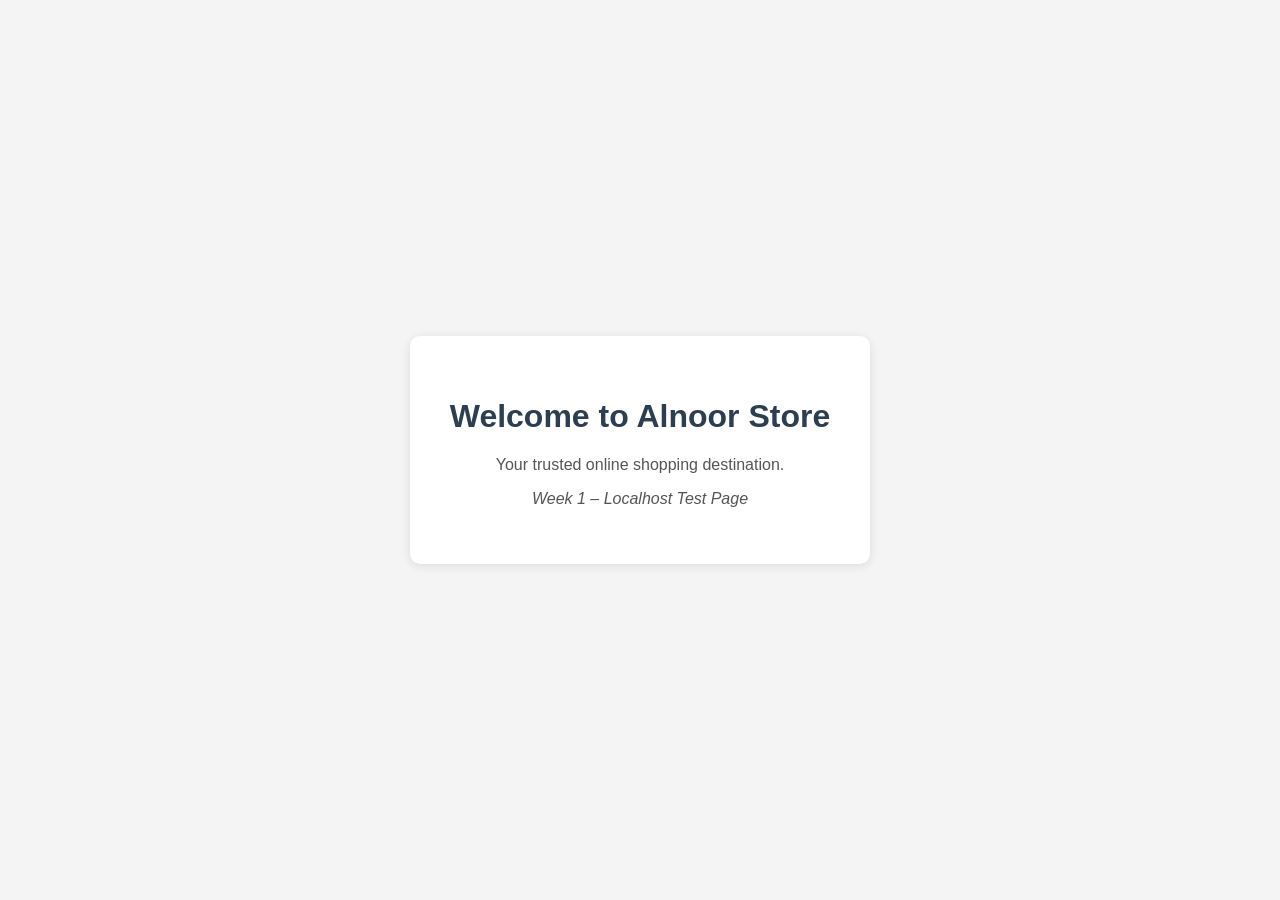
<file: Week1/index.html>
<!DOCTYPE html>
<html lang="en">
<head>
    <meta charset="UTF-8">
    <meta name="viewport" content="width=device-width, initial-scale=1.0">
    <title>Alnoor Store</title>
    <style>
        body {
            font-family: Arial, sans-serif;
            display: flex;
            justify-content: center;
            align-items: center;
            height: 100vh;
            margin: 0;
            background-color: #f4f4f4;
        }
        .container {
            text-align: center;
            background: white;
            padding: 40px;
            border-radius: 10px;
            box-shadow: 0 2px 10px rgba(0,0,0,0.1);
        }
        h1 { color: #2c3e50; }
        p { color: #555; }
    </style>
</head>
<body>
    <div class="container">
        <h1>Welcome to Alnoor Store</h1>
        <p>Your trusted online shopping destination.</p>
        <p><em>Week 1 – Localhost Test Page</em></p>
    </div>
</body>
</html>
</file>
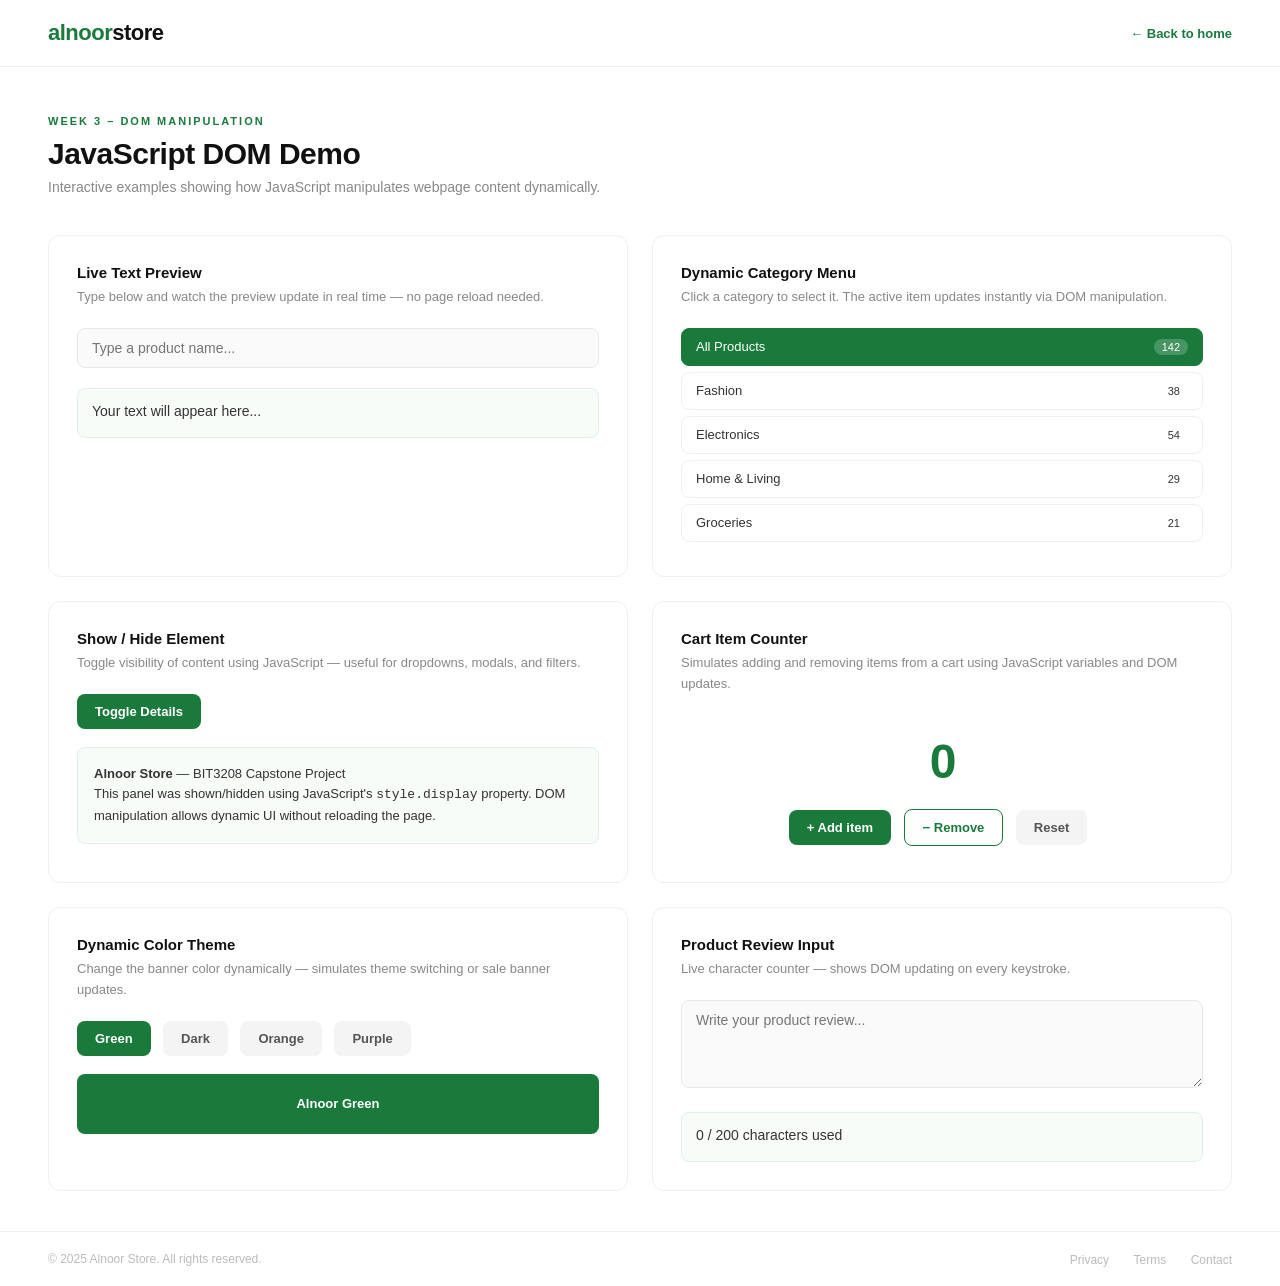
<file: Week3/dom.html>
<!DOCTYPE html>
<html lang="en">
<head>
    <meta charset="UTF-8">
    <meta name="viewport" content="width=device-width, initial-scale=1.0">
    <title>DOM Manipulation – Alnoor Store</title>
    <style>
        * { margin: 0; padding: 0; box-sizing: border-box; }

        body {
            font-family: 'Segoe UI', sans-serif;
            background: #ffffff;
            min-height: 100vh;
            display: flex;
            flex-direction: column;
        }

        .topbar {
            padding: 20px 48px;
            border-bottom: 1px solid #f0f0f0;
            display: flex;
            align-items: center;
            justify-content: space-between;
        }

        .logo {
            font-size: 22px;
            font-weight: 700;
            color: #1a7a3c;
            letter-spacing: -0.5px;
        }

        .logo span { color: #111; }

        .topbar-link { font-size: 13px; color: #555; }
        .topbar-link a { color: #1a7a3c; text-decoration: none; font-weight: 600; }

        .page-header {
            padding: 48px 48px 0;
        }

        .page-header .tag {
            font-size: 11px;
            font-weight: 700;
            letter-spacing: 2px;
            color: #1a7a3c;
            text-transform: uppercase;
            margin-bottom: 10px;
        }

        .page-header h1 {
            font-size: 30px;
            font-weight: 700;
            color: #111;
            letter-spacing: -0.5px;
            margin-bottom: 8px;
        }

        .page-header p {
            font-size: 14px;
            color: #888;
        }

        .content {
            flex: 1;
            padding: 40px 48px;
            display: grid;
            grid-template-columns: 1fr 1fr;
            gap: 24px;
        }

        .demo-card {
            border: 1.5px solid #f0f0f0;
            border-radius: 12px;
            padding: 28px;
        }

        .demo-card h3 {
            font-size: 15px;
            font-weight: 700;
            color: #111;
            margin-bottom: 6px;
        }

        .demo-card p {
            font-size: 13px;
            color: #888;
            margin-bottom: 20px;
            line-height: 1.6;
        }

        /* Inputs */
        input[type="text"], textarea {
            width: 100%;
            padding: 11px 14px;
            border: 1.5px solid #e8e8e8;
            border-radius: 8px;
            font-size: 14px;
            color: #111;
            background: #fafafa;
            transition: all 0.2s;
            margin-bottom: 10px;
            font-family: 'Segoe UI', sans-serif;
        }

        input[type="text"]:focus, textarea:focus {
            outline: none;
            border-color: #1a7a3c;
            background: #fff;
            box-shadow: 0 0 0 3px rgba(26,122,60,0.08);
        }

        /* Buttons */
        .btn {
            padding: 10px 18px;
            border: none;
            border-radius: 8px;
            font-size: 13px;
            font-weight: 600;
            cursor: pointer;
            transition: all 0.2s;
            margin-right: 8px;
            margin-bottom: 8px;
        }

        .btn-green {
            background: #1a7a3c;
            color: white;
        }

        .btn-green:hover { background: #155f30; }

        .btn-outline {
            background: transparent;
            color: #1a7a3c;
            border: 1.5px solid #1a7a3c;
        }

        .btn-outline:hover { background: #f7fcf9; }

        .btn-gray {
            background: #f4f4f4;
            color: #555;
        }

        .btn-gray:hover { background: #eaeaea; }

        /* Preview box */
        .preview-box {
            background: #f7fcf9;
            border: 1.5px solid #e0f0e8;
            border-radius: 8px;
            padding: 14px;
            font-size: 14px;
            color: #333;
            min-height: 50px;
            margin-top: 10px;
            transition: all 0.3s;
        }

        /* Dynamic menu */
        .menu-list {
            list-style: none;
            margin-top: 10px;
        }

        .menu-list li {
            padding: 10px 14px;
            border-radius: 8px;
            font-size: 13px;
            color: #333;
            cursor: pointer;
            transition: background 0.2s;
            border: 1.5px solid #f0f0f0;
            margin-bottom: 6px;
            display: flex;
            justify-content: space-between;
            align-items: center;
        }

        .menu-list li:hover { background: #f7fcf9; border-color: #1a7a3c; }

        .menu-list li.active {
            background: #1a7a3c;
            color: white;
            border-color: #1a7a3c;
        }

        .menu-badge {
            font-size: 11px;
            background: rgba(255,255,255,0.2);
            padding: 2px 8px;
            border-radius: 10px;
        }

        /* Counter */
        .counter-display {
            font-size: 48px;
            font-weight: 700;
            color: #1a7a3c;
            text-align: center;
            padding: 20px 0;
            letter-spacing: -2px;
        }

        /* Toggle box */
        .toggle-box {
            background: #f7fcf9;
            border: 1.5px solid #e0f0e8;
            border-radius: 8px;
            padding: 16px;
            margin-top: 10px;
            font-size: 13px;
            color: #333;
            line-height: 1.6;
        }

        /* Color box */
        .color-box {
            width: 100%;
            height: 60px;
            border-radius: 8px;
            margin-top: 10px;
            background: #1a7a3c;
            transition: background 0.4s;
            display: flex;
            align-items: center;
            justify-content: center;
            color: white;
            font-size: 13px;
            font-weight: 600;
        }

        footer {
            padding: 18px 48px;
            border-top: 1px solid #f0f0f0;
            display: flex;
            justify-content: space-between;
            align-items: center;
        }

        footer p { font-size: 12px; color: #bbb; }

        footer nav a {
            font-size: 12px;
            color: #bbb;
            text-decoration: none;
            margin-left: 20px;
        }

        footer nav a:hover { color: #1a7a3c; }

        @media (max-width: 768px) {
            .content { grid-template-columns: 1fr; }
            .topbar, .page-header, .content, footer { padding-left: 24px; padding-right: 24px; }
        }
    </style>
</head>
<body>

<!-- Topbar -->
<div class="topbar">
    <div class="logo">alnoor<span>store</span></div>
    <div class="topbar-link"><a href="index.html">← Back to home</a></div>
</div>

<!-- Page header -->
<div class="page-header">
    <div class="tag">Week 3 – DOM Manipulation</div>
    <h1>JavaScript DOM Demo</h1>
    <p>Interactive examples showing how JavaScript manipulates webpage content dynamically.</p>
</div>

<!-- Demo cards -->
<div class="content">

    <!-- Demo 1: Live text preview -->
    <div class="demo-card">
        <h3>Live Text Preview</h3>
        <p>Type below and watch the preview update in real time — no page reload needed.</p>
        <input type="text" id="liveInput" placeholder="Type a product name...">
        <div class="preview-box" id="livePreview">Your text will appear here...</div>
    </div>

    <!-- Demo 2: Dynamic menu -->
    <div class="demo-card">
        <h3>Dynamic Category Menu</h3>
        <p>Click a category to select it. The active item updates instantly via DOM manipulation.</p>
        <ul class="menu-list" id="categoryMenu">
            <li onclick="selectCategory(this)" class="active">All Products <span class="menu-badge">142</span></li>
            <li onclick="selectCategory(this)">Fashion <span class="menu-badge">38</span></li>
            <li onclick="selectCategory(this)">Electronics <span class="menu-badge">54</span></li>
            <li onclick="selectCategory(this)">Home & Living <span class="menu-badge">29</span></li>
            <li onclick="selectCategory(this)">Groceries <span class="menu-badge">21</span></li>
        </ul>
    </div>

    <!-- Demo 3: Show / hide -->
    <div class="demo-card">
        <h3>Show / Hide Element</h3>
        <p>Toggle visibility of content using JavaScript — useful for dropdowns, modals, and filters.</p>
        <button class="btn btn-green" onclick="toggleBox()">Toggle Details</button>
        <div class="toggle-box" id="toggleBox">
            <strong>Alnoor Store</strong> — BIT3208 Capstone Project<br>
            This panel was shown/hidden using JavaScript's <code>style.display</code> property.
            DOM manipulation allows dynamic UI without reloading the page.
        </div>
    </div>

    <!-- Demo 4: Click counter -->
    <div class="demo-card">
        <h3>Cart Item Counter</h3>
        <p>Simulates adding and removing items from a cart using JavaScript variables and DOM updates.</p>
        <div class="counter-display" id="counterDisplay">0</div>
        <div style="text-align:center;">
            <button class="btn btn-green" onclick="changeCount(1)">+ Add item</button>
            <button class="btn btn-outline" onclick="changeCount(-1)">− Remove</button>
            <button class="btn btn-gray" onclick="resetCount()">Reset</button>
        </div>
    </div>

    <!-- Demo 5: Color changer -->
    <div class="demo-card">
        <h3>Dynamic Color Theme</h3>
        <p>Change the banner color dynamically — simulates theme switching or sale banner updates.</p>
        <button class="btn btn-green" onclick="changeColor('#1a7a3c', 'Alnoor Green')">Green</button>
        <button class="btn btn-gray" onclick="changeColor('#2c3e50', 'Midnight Blue')">Dark</button>
        <button class="btn btn-gray" onclick="changeColor('#e67e22', 'Sale Orange')">Orange</button>
        <button class="btn btn-gray" onclick="changeColor('#8e44ad', 'Premium Purple')">Purple</button>
        <div class="color-box" id="colorBox">Alnoor Green</div>
    </div>

    <!-- Demo 6: Live character count -->
    <div class="demo-card">
        <h3>Product Review Input</h3>
        <p>Live character counter — shows DOM updating on every keystroke.</p>
        <textarea id="reviewText" rows="4" placeholder="Write your product review..." maxlength="200"></textarea>
        <div class="preview-box" id="charCount">0 / 200 characters used</div>
    </div>

</div>

<!-- Footer -->
<footer>
    <p>© 2025 Alnoor Store. All rights reserved.</p>
    <nav>
        <a href="#">Privacy</a>
        <a href="#">Terms</a>
        <a href="#">Contact</a>
    </nav>
</footer>

<script>
    // Demo 1 – Live text preview
    document.getElementById('liveInput').addEventListener('input', function () {
        const preview = document.getElementById('livePreview');
        preview.textContent = this.value.length > 0 ? this.value : 'Your text will appear here...';
    });

    // Demo 2 – Dynamic menu
    function selectCategory(el) {
        document.querySelectorAll('#categoryMenu li').forEach(function (li) {
            li.classList.remove('active');
        });
        el.classList.add('active');
    }

    // Demo 3 – Show / hide
    function toggleBox() {
        const box = document.getElementById('toggleBox');
        box.style.display = box.style.display === 'none' ? 'block' : 'none';
    }

    // Demo 4 – Counter
    let count = 0;

    function changeCount(amount) {
        count += amount;
        if (count < 0) count = 0;
        document.getElementById('counterDisplay').textContent = count;
    }

    function resetCount() {
        count = 0;
        document.getElementById('counterDisplay').textContent = 0;
    }

    // Demo 5 – Color changer
    function changeColor(hex, name) {
        const box = document.getElementById('colorBox');
        box.style.background = hex;
        box.textContent = name;
    }

    // Demo 6 – Character count
    document.getElementById('reviewText').addEventListener('input', function () {
        const used = this.value.length;
        document.getElementById('charCount').textContent = used + ' / 200 characters used';
    });
</script>

</body>
</html>
</file>
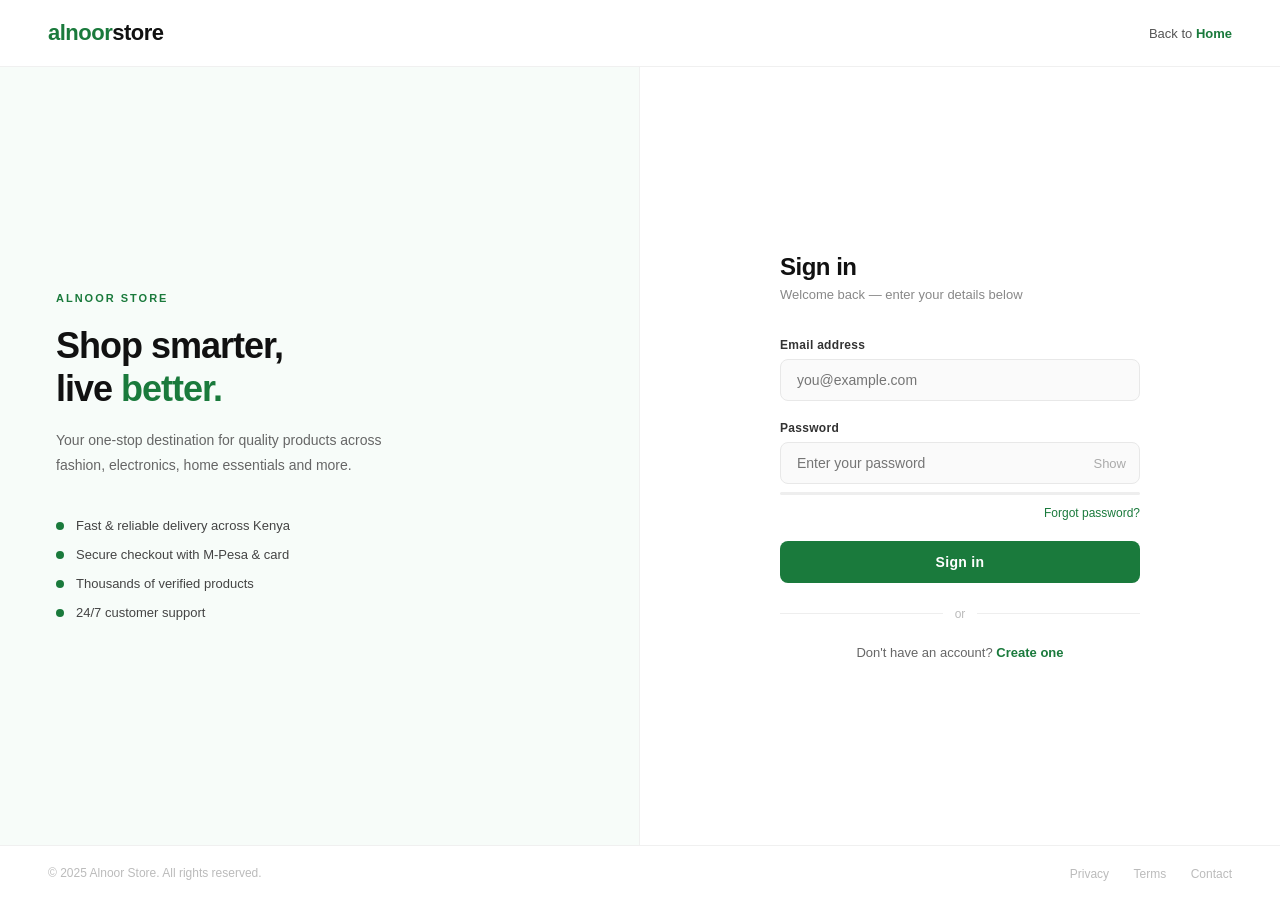
<file: Week3/login.html>
<!DOCTYPE html>
<html lang="en">
<head>
    <meta charset="UTF-8">
    <meta name="viewport" content="width=device-width, initial-scale=1.0">
    <title>Login – Alnoor Store</title>
    <style>
        * { margin: 0; padding: 0; box-sizing: border-box; }

        body {
            font-family: 'Segoe UI', sans-serif;
            background: #ffffff;
            min-height: 100vh;
            display: flex;
            flex-direction: column;
        }

        /* ── Top bar ── */
        .topbar {
            padding: 20px 48px;
            border-bottom: 1px solid #f0f0f0;
            display: flex;
            align-items: center;
            justify-content: space-between;
        }

        .logo {
            font-size: 22px;
            font-weight: 700;
            color: #1a7a3c;
            letter-spacing: -0.5px;
        }

        .logo span {
            color: #111;
        }

        .topbar-link {
            font-size: 13px;
            color: #555;
        }

        .topbar-link a {
            color: #1a7a3c;
            text-decoration: none;
            font-weight: 600;
        }

        /* ── Main split layout ── */
        .main {
            flex: 1;
            display: grid;
            grid-template-columns: 1fr 1fr;
        }

        /* Left panel */
        .left-panel {
            background: #f7fcf9;
            display: flex;
            flex-direction: column;
            justify-content: center;
            align-items: flex-start;
            padding: 64px 56px;
            border-right: 1px solid #f0f0f0;
        }

        .left-panel .tag {
            font-size: 11px;
            font-weight: 700;
            letter-spacing: 2px;
            color: #1a7a3c;
            text-transform: uppercase;
            margin-bottom: 20px;
        }

        .left-panel h1 {
            font-size: 36px;
            font-weight: 700;
            color: #111;
            line-height: 1.2;
            margin-bottom: 18px;
            letter-spacing: -1px;
        }

        .left-panel h1 span {
            color: #1a7a3c;
        }

        .left-panel p {
            font-size: 14px;
            color: #666;
            line-height: 1.8;
            max-width: 340px;
        }

        .features {
            margin-top: 40px;
            display: flex;
            flex-direction: column;
            gap: 14px;
        }

        .feature-item {
            display: flex;
            align-items: center;
            gap: 12px;
            font-size: 13px;
            color: #444;
        }

        .feature-dot {
            width: 8px;
            height: 8px;
            border-radius: 50%;
            background: #1a7a3c;
            flex-shrink: 0;
        }

        /* Right panel – form */
        .right-panel {
            display: flex;
            justify-content: center;
            align-items: center;
            padding: 64px 56px;
        }

        .form-box {
            width: 100%;
            max-width: 360px;
        }

        .form-box h2 {
            font-size: 24px;
            font-weight: 700;
            color: #111;
            margin-bottom: 6px;
            letter-spacing: -0.5px;
        }

        .form-box .subtitle {
            font-size: 13px;
            color: #888;
            margin-bottom: 36px;
        }

        .form-group {
            margin-bottom: 20px;
        }

        label {
            display: block;
            font-size: 12px;
            font-weight: 600;
            color: #333;
            margin-bottom: 7px;
            letter-spacing: 0.3px;
        }

        input {
            width: 100%;
            padding: 12px 16px;
            border: 1.5px solid #e8e8e8;
            border-radius: 8px;
            font-size: 14px;
            color: #111;
            background: #fafafa;
            transition: all 0.2s;
        }

        input:focus {
            outline: none;
            border-color: #1a7a3c;
            background: #fff;
            box-shadow: 0 0 0 3px rgba(26,122,60,0.08);
        }

        .error {
            color: #e74c3c;
            font-size: 11px;
            margin-top: 5px;
            display: none;
        }

        .password-wrapper {
            position: relative;
        }

        .password-wrapper input {
            padding-right: 44px;
        }

        .toggle-pw {
            position: absolute;
            right: 14px;
            top: 50%;
            transform: translateY(-50%);
            cursor: pointer;
            font-size: 13px;
            color: #aaa;
            user-select: none;
        }

        /* Strength bar */
        .strength-bar {
            height: 3px;
            border-radius: 4px;
            margin-top: 8px;
            background: #eee;
            transition: all 0.3s;
        }

        .strength-text {
            font-size: 11px;
            color: #aaa;
            margin-top: 4px;
        }

        .forgot {
            text-align: right;
            margin-top: -12px;
            margin-bottom: 20px;
        }

        .forgot a {
            font-size: 12px;
            color: #1a7a3c;
            text-decoration: none;
        }

        .btn-primary {
            width: 100%;
            padding: 13px;
            background: #1a7a3c;
            color: white;
            border: none;
            border-radius: 8px;
            font-size: 14px;
            font-weight: 600;
            cursor: pointer;
            letter-spacing: 0.3px;
            transition: background 0.2s, transform 0.1s;
        }

        .btn-primary:hover {
            background: #155f30;
        }

        .btn-primary:active {
            transform: scale(0.99);
        }

        .divider {
            display: flex;
            align-items: center;
            gap: 12px;
            margin: 24px 0;
        }

        .divider hr {
            flex: 1;
            border: none;
            border-top: 1px solid #eee;
        }

        .divider span {
            font-size: 12px;
            color: #bbb;
        }

        .register-link {
            text-align: center;
            font-size: 13px;
            color: #666;
        }

        .register-link a {
            color: #1a7a3c;
            font-weight: 600;
            text-decoration: none;
        }

        /* Footer */
        footer {
            padding: 18px 48px;
            border-top: 1px solid #f0f0f0;
            display: flex;
            justify-content: space-between;
            align-items: center;
        }

        footer p {
            font-size: 12px;
            color: #bbb;
        }

        footer nav a {
            font-size: 12px;
            color: #bbb;
            text-decoration: none;
            margin-left: 20px;
        }

        footer nav a:hover { color: #1a7a3c; }

        /* Responsive */
        @media (max-width: 768px) {
            .main { grid-template-columns: 1fr; }
            .left-panel { display: none; }
            .topbar { padding: 16px 24px; }
            .right-panel { padding: 40px 24px; }
            footer { padding: 16px 24px; flex-direction: column; gap: 10px; }
        }
    </style>
</head>
<body>

<!-- Top bar -->
<div class="topbar">
    <div class="logo">alnoor<span>store</span></div>
    <div class="topbar-link">Back to <a href="index.html">Home</a></div>
</div>

<!-- Main -->
<div class="main">

    <!-- Left panel -->
    <div class="left-panel">
        <div class="tag">Alnoor Store</div>
        <h1>Shop smarter,<br>live <span>better.</span></h1>
        <p>Your one-stop destination for quality products across fashion, electronics, home essentials and more.</p>
        <div class="features">
            <div class="feature-item">
                <div class="feature-dot"></div>
                Fast & reliable delivery across Kenya
            </div>
            <div class="feature-item">
                <div class="feature-dot"></div>
                Secure checkout with M-Pesa & card
            </div>
            <div class="feature-item">
                <div class="feature-dot"></div>
                Thousands of verified products
            </div>
            <div class="feature-item">
                <div class="feature-dot"></div>
                24/7 customer support
            </div>
        </div>
    </div>

    <!-- Right panel -->
    <div class="right-panel">
        <div class="form-box">
            <h2>Sign in</h2>
            <p class="subtitle">Welcome back — enter your details below</p>

            <form id="loginForm" action="form_process.php" method="POST" novalidate>

                <div class="form-group">
                    <label for="email">Email address</label>
                    <input type="text" id="email" name="email" placeholder="you@example.com">
                    <span class="error" id="emailError">Please enter a valid email address.</span>
                </div>

                <div class="form-group">
                    <label for="password">Password</label>
                    <div class="password-wrapper">
                        <input type="password" id="password" name="password" placeholder="Enter your password">
                        <span class="toggle-pw" id="togglePw">Show</span>
                    </div>
                    <div class="strength-bar" id="strengthBar"></div>
                    <div class="strength-text" id="strengthText"></div>
                    <span class="error" id="passwordError">Password must be at least 6 characters.</span>
                </div>

                <div class="forgot">
                    <a href="#">Forgot password?</a>
                </div>

                <button type="submit" class="btn-primary">Sign in</button>

            </form>

            <div class="divider">
                <hr><span>or</span><hr>
            </div>

            <div class="register-link">
                Don't have an account? <a href="register.html">Create one</a>
            </div>
        </div>
    </div>
</div>

<!-- Footer -->
<footer>
    <p>© 2025 Alnoor Store. All rights reserved.</p>
    <nav>
        <a href="#">Privacy</a>
        <a href="#">Terms</a>
        <a href="#">Contact</a>
    </nav>
</footer>

<script src="validation.js"></script>

</body>
</html>
</file>
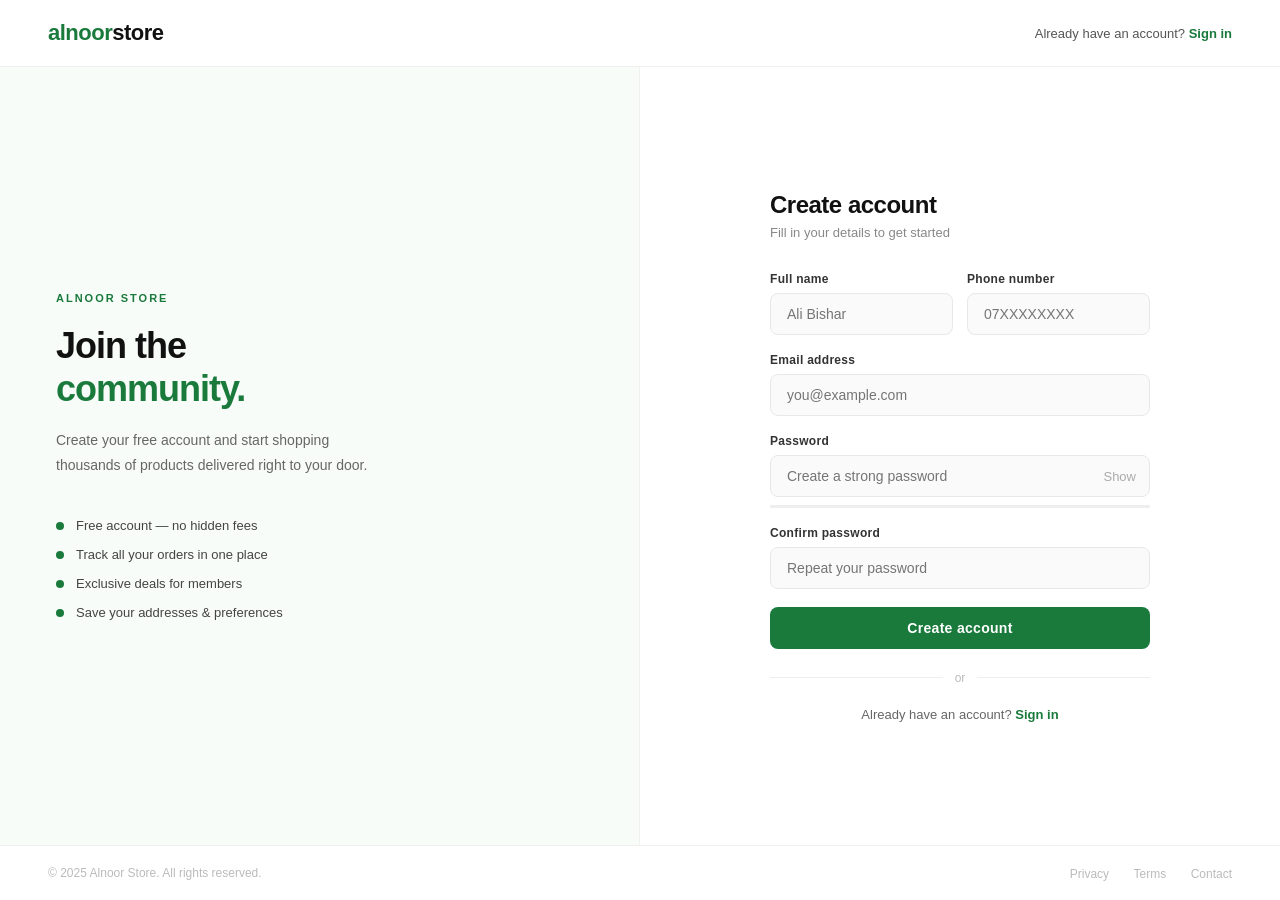
<file: Week3/register.html>
<!DOCTYPE html>
<html lang="en">
<head>
    <meta charset="UTF-8">
    <meta name="viewport" content="width=device-width, initial-scale=1.0">
    <title>Register – Alnoor Store</title>
    <style>
        * { margin: 0; padding: 0; box-sizing: border-box; }

        body {
            font-family: 'Segoe UI', sans-serif;
            background: #ffffff;
            min-height: 100vh;
            display: flex;
            flex-direction: column;
        }

        .topbar {
            padding: 20px 48px;
            border-bottom: 1px solid #f0f0f0;
            display: flex;
            align-items: center;
            justify-content: space-between;
        }

        .logo {
            font-size: 22px;
            font-weight: 700;
            color: #1a7a3c;
            letter-spacing: -0.5px;
        }

        .logo span { color: #111; }

        .topbar-link {
            font-size: 13px;
            color: #555;
        }

        .topbar-link a {
            color: #1a7a3c;
            text-decoration: none;
            font-weight: 600;
        }

        .main {
            flex: 1;
            display: grid;
            grid-template-columns: 1fr 1fr;
        }

        .left-panel {
            background: #f7fcf9;
            display: flex;
            flex-direction: column;
            justify-content: center;
            align-items: flex-start;
            padding: 64px 56px;
            border-right: 1px solid #f0f0f0;
        }

        .left-panel .tag {
            font-size: 11px;
            font-weight: 700;
            letter-spacing: 2px;
            color: #1a7a3c;
            text-transform: uppercase;
            margin-bottom: 20px;
        }

        .left-panel h1 {
            font-size: 36px;
            font-weight: 700;
            color: #111;
            line-height: 1.2;
            margin-bottom: 18px;
            letter-spacing: -1px;
        }

        .left-panel h1 span { color: #1a7a3c; }

        .left-panel p {
            font-size: 14px;
            color: #666;
            line-height: 1.8;
            max-width: 340px;
        }

        .features {
            margin-top: 40px;
            display: flex;
            flex-direction: column;
            gap: 14px;
        }

        .feature-item {
            display: flex;
            align-items: center;
            gap: 12px;
            font-size: 13px;
            color: #444;
        }

        .feature-dot {
            width: 8px;
            height: 8px;
            border-radius: 50%;
            background: #1a7a3c;
            flex-shrink: 0;
        }

        .right-panel {
            display: flex;
            justify-content: center;
            align-items: center;
            padding: 48px 56px;
        }

        .form-box {
            width: 100%;
            max-width: 380px;
        }

        .form-box h2 {
            font-size: 24px;
            font-weight: 700;
            color: #111;
            margin-bottom: 6px;
            letter-spacing: -0.5px;
        }

        .form-box .subtitle {
            font-size: 13px;
            color: #888;
            margin-bottom: 32px;
        }

        .form-row {
            display: grid;
            grid-template-columns: 1fr 1fr;
            gap: 14px;
        }

        .form-group { margin-bottom: 18px; }

        label {
            display: block;
            font-size: 12px;
            font-weight: 600;
            color: #333;
            margin-bottom: 7px;
            letter-spacing: 0.3px;
        }

        input {
            width: 100%;
            padding: 12px 16px;
            border: 1.5px solid #e8e8e8;
            border-radius: 8px;
            font-size: 14px;
            color: #111;
            background: #fafafa;
            transition: all 0.2s;
        }

        input:focus {
            outline: none;
            border-color: #1a7a3c;
            background: #fff;
            box-shadow: 0 0 0 3px rgba(26,122,60,0.08);
        }

        .error {
            color: #e74c3c;
            font-size: 11px;
            margin-top: 5px;
            display: none;
        }

        .password-wrapper { position: relative; }

        .password-wrapper input { padding-right: 44px; }

        .toggle-pw {
            position: absolute;
            right: 14px;
            top: 50%;
            transform: translateY(-50%);
            cursor: pointer;
            font-size: 13px;
            color: #aaa;
            user-select: none;
        }

        .strength-bar {
            height: 3px;
            border-radius: 4px;
            margin-top: 8px;
            background: #eee;
            transition: all 0.3s;
        }

        .strength-text {
            font-size: 11px;
            color: #aaa;
            margin-top: 4px;
        }

        .btn-primary {
            width: 100%;
            padding: 13px;
            background: #1a7a3c;
            color: white;
            border: none;
            border-radius: 8px;
            font-size: 14px;
            font-weight: 600;
            cursor: pointer;
            letter-spacing: 0.3px;
            transition: background 0.2s, transform 0.1s;
        }

        .btn-primary:hover { background: #155f30; }
        .btn-primary:active { transform: scale(0.99); }

        .divider {
            display: flex;
            align-items: center;
            gap: 12px;
            margin: 22px 0;
        }

        .divider hr {
            flex: 1;
            border: none;
            border-top: 1px solid #eee;
        }

        .divider span { font-size: 12px; color: #bbb; }

        .login-link {
            text-align: center;
            font-size: 13px;
            color: #666;
        }

        .login-link a {
            color: #1a7a3c;
            font-weight: 600;
            text-decoration: none;
        }

        footer {
            padding: 18px 48px;
            border-top: 1px solid #f0f0f0;
            display: flex;
            justify-content: space-between;
            align-items: center;
        }

        footer p { font-size: 12px; color: #bbb; }

        footer nav a {
            font-size: 12px;
            color: #bbb;
            text-decoration: none;
            margin-left: 20px;
        }

        footer nav a:hover { color: #1a7a3c; }

        @media (max-width: 768px) {
            .main { grid-template-columns: 1fr; }
            .left-panel { display: none; }
            .topbar { padding: 16px 24px; }
            .right-panel { padding: 40px 24px; }
            .form-row { grid-template-columns: 1fr; }
            footer { padding: 16px 24px; flex-direction: column; gap: 10px; }
        }
    </style>
</head>
<body>

<!-- Top bar -->
<div class="topbar">
    <div class="logo">alnoor<span>store</span></div>
    <div class="topbar-link">Already have an account? <a href="login.html">Sign in</a></div>
</div>

<!-- Main -->
<div class="main">

    <!-- Left panel -->
    <div class="left-panel">
        <div class="tag">Alnoor Store</div>
        <h1>Join the<br><span>community.</span></h1>
        <p>Create your free account and start shopping thousands of products delivered right to your door.</p>
        <div class="features">
            <div class="feature-item">
                <div class="feature-dot"></div>
                Free account — no hidden fees
            </div>
            <div class="feature-item">
                <div class="feature-dot"></div>
                Track all your orders in one place
            </div>
            <div class="feature-item">
                <div class="feature-dot"></div>
                Exclusive deals for members
            </div>
            <div class="feature-item">
                <div class="feature-dot"></div>
                Save your addresses & preferences
            </div>
        </div>
    </div>

    <!-- Right panel -->
    <div class="right-panel">
        <div class="form-box">
            <h2>Create account</h2>
            <p class="subtitle">Fill in your details to get started</p>

            <form id="registerForm" action="form_process.php" method="POST" novalidate>

                <div class="form-row">
                    <div class="form-group">
                        <label for="reg_name">Full name</label>
                        <input type="text" id="reg_name" name="reg_name" placeholder="Ali Bishar">
                        <span class="error" id="nameError">Please enter your full name.</span>
                    </div>
                    <div class="form-group">
                        <label for="reg_phone">Phone number</label>
                        <input type="text" id="reg_phone" name="reg_phone" placeholder="07XXXXXXXX">
                    </div>
                </div>

                <div class="form-group">
                    <label for="reg_email">Email address</label>
                    <input type="text" id="reg_email" name="reg_email" placeholder="you@example.com">
                    <span class="error" id="regEmailError">Please enter a valid email address.</span>
                </div>

                <div class="form-group">
                    <label for="reg_password">Password</label>
                    <div class="password-wrapper">
                        <input type="password" id="reg_password" name="reg_password" placeholder="Create a strong password">
                        <span class="toggle-pw" id="toggleRegPw">Show</span>
                    </div>
                    <div class="strength-bar" id="strengthBar"></div>
                    <div class="strength-text" id="strengthText"></div>
                    <span class="error" id="regPasswordError">Password must be at least 6 characters.</span>
                </div>

                <div class="form-group">
                    <label for="reg_confirm">Confirm password</label>
                    <input type="password" id="reg_confirm" name="reg_confirm" placeholder="Repeat your password">
                    <span class="error" id="confirmError">Passwords do not match.</span>
                </div>

                <button type="submit" class="btn-primary">Create account</button>

            </form>

            <div class="divider">
                <hr><span>or</span><hr>
            </div>

            <div class="login-link">
                Already have an account? <a href="login.html">Sign in</a>
            </div>
        </div>
    </div>
</div>

<!-- Footer -->
<footer>
    <p>© 2025 Alnoor Store. All rights reserved.</p>
    <nav>
        <a href="#">Privacy</a>
        <a href="#">Terms</a>
        <a href="#">Contact</a>
    </nav>
</footer>

<script src="validation.js"></script>

</body>
</html>
</file>
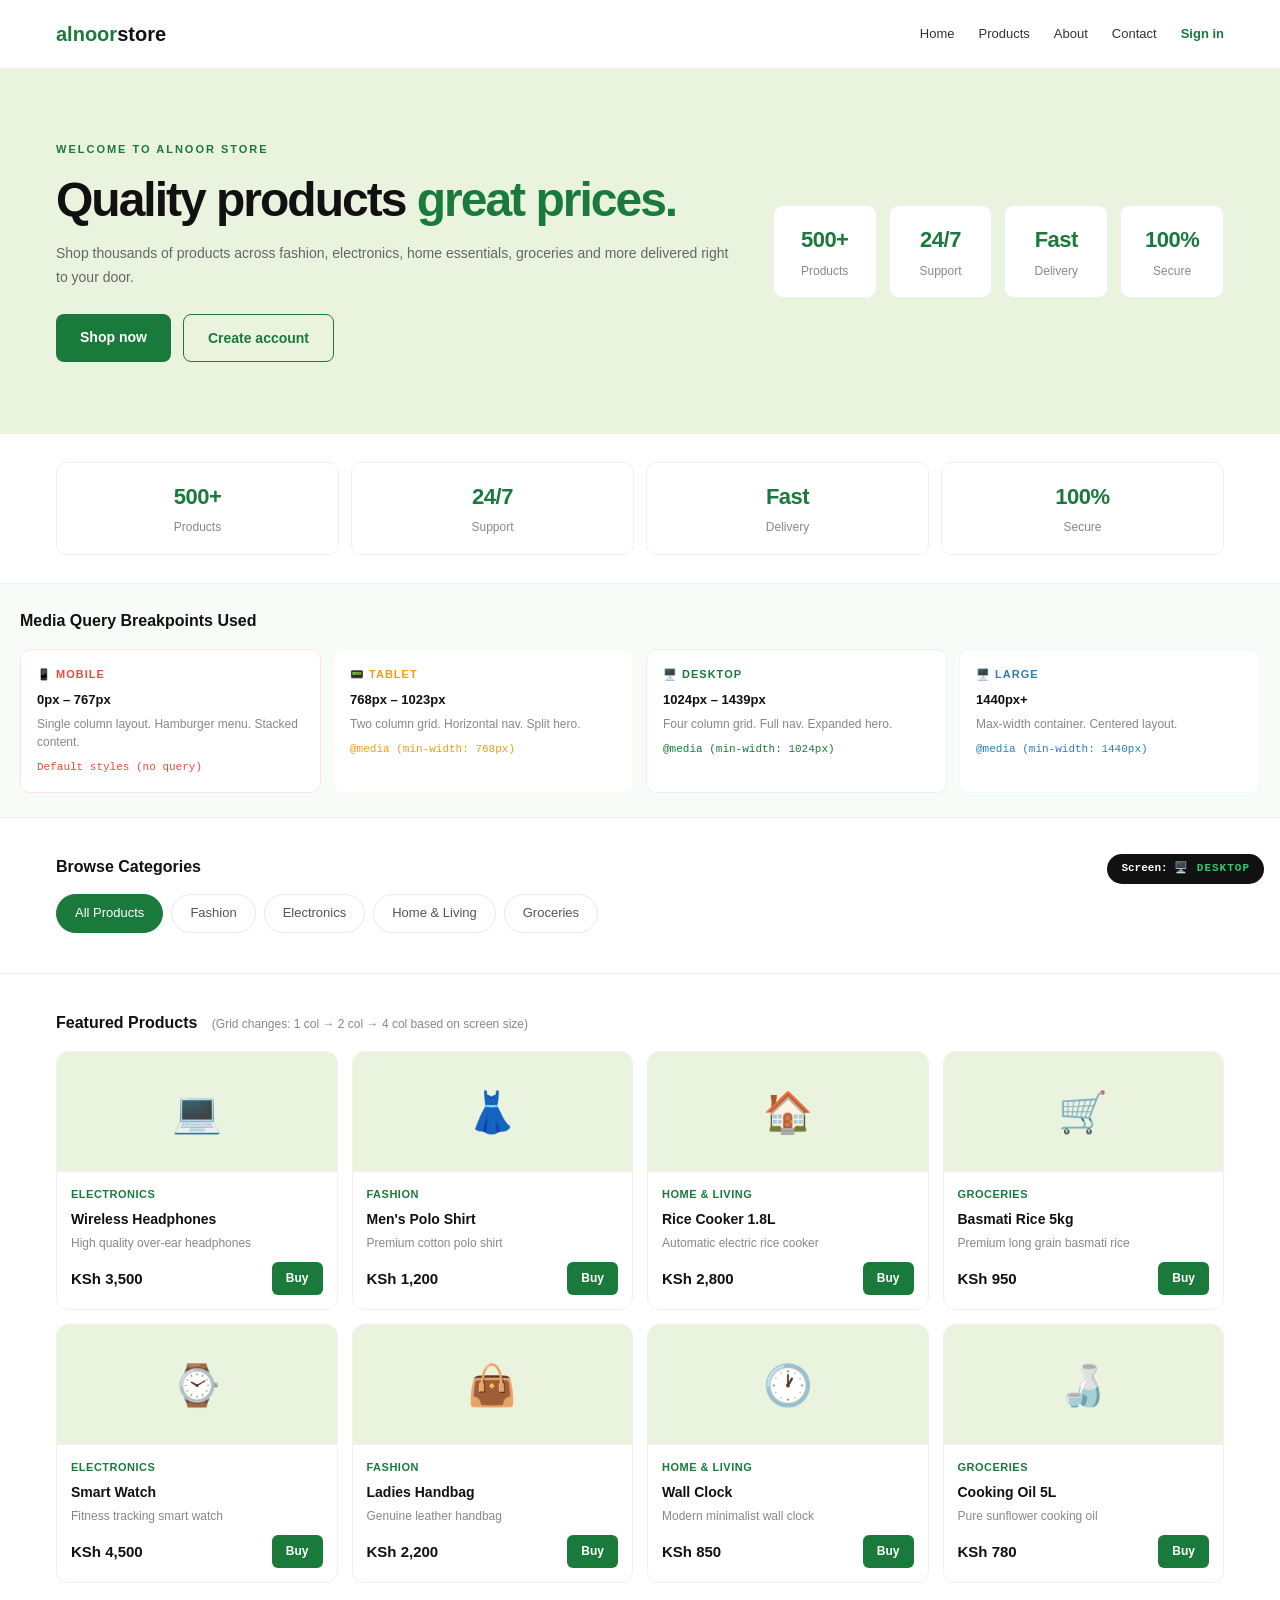
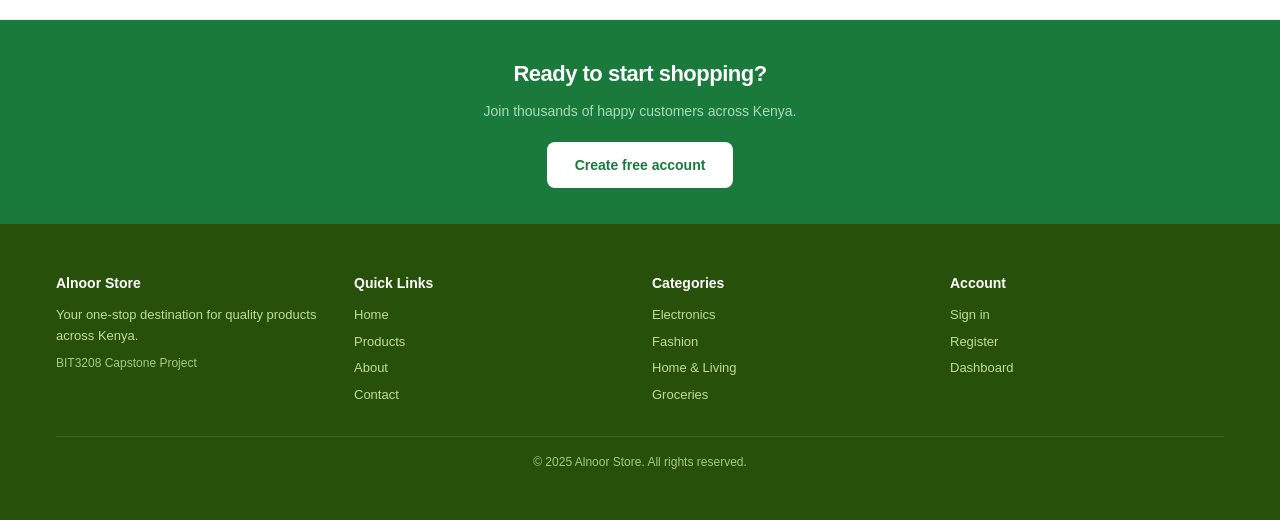
<file: Week8/responsive-demo.html>
<!DOCTYPE html>
<html lang="en">
<head>
    <meta charset="UTF-8">
    <meta name="viewport" content="width=device-width, initial-scale=1.0">
    <title>Responsive Demo – Alnoor Store</title>
    <link rel="stylesheet" href="css/responsive.css">
</head>
<body>

<!-- Screen size indicator -->
<div class="screen-indicator">
    Screen: <span class="bp-label bp-mobile">📱 Mobile</span>
             <span class="bp-label bp-tablet">📟 Tablet</span>
             <span class="bp-label bp-desktop">🖥️ Desktop</span>
</div>

<!-- Topbar -->
<div class="rwd-topbar">
    <a href="#" class="rwd-logo">alnoor<span>store</span></a>

    <!-- Hamburger (mobile only) -->
    <div class="hamburger" id="hamburger" onclick="toggleNav()">
        <span></span>
        <span></span>
        <span></span>
    </div>

    <!-- Nav -->
    <nav class="rwd-nav" id="rwd-nav">
        <a href="#">Home</a>
        <a href="#">Products</a>
        <a href="#">About</a>
        <a href="#">Contact</a>
        <a href="login.php" style="color:#1a7a3c; font-weight:600;">Sign in</a>
    </nav>
</div>

<!-- Hero -->
<div class="rwd-hero">
    <div>
        <div class="tag">Welcome to Alnoor Store</div>
        <h1>Quality products <span>great prices.</span></h1>
        <p>Shop thousands of products across fashion, electronics, home essentials, groceries and more  delivered right to your door.</p>
        <div class="rwd-hero-actions">
            <a href="products/index.php" class="btn-rwd btn-rwd-primary">Shop now</a>
            <a href="#demo" class="btn-rwd btn-rwd-outline">Create account</a>
        </div>
    </div>
    <div class="rwd-stats" style="padding:0; border:none;">
        <div class="rwd-stat">
            <div class="value">500+</div>
            <div class="label">Products</div>
        </div>
        <div class="rwd-stat">
            <div class="value">24/7</div>
            <div class="label">Support</div>
        </div>
        <div class="rwd-stat">
            <div class="value">Fast</div>
            <div class="label">Delivery</div>
        </div>
        <div class="rwd-stat">
            <div class="value">100%</div>
            <div class="label">Secure</div>
        </div>
    </div>
</div>

<!-- Stats bar -->
<div class="rwd-stats" id="demo">
    <div class="rwd-stat">
        <div class="value">500+</div>
        <div class="label">Products</div>
    </div>
    <div class="rwd-stat">
        <div class="value">24/7</div>
        <div class="label">Support</div>
    </div>
    <div class="rwd-stat">
        <div class="value">Fast</div>
        <div class="label">Delivery</div>
    </div>
    <div class="rwd-stat">
        <div class="value">100%</div>
        <div class="label">Secure</div>
    </div>
</div>

<!-- Breakpoints explanation -->
<div style="padding: 24px 20px; background: #f7fcf9; border-bottom: 1px solid #f0f0f0;">
    <h2 style="font-size:16px; font-weight:700; color:#111; margin-bottom:16px;">
        Media Query Breakpoints Used
    </h2>
    <div style="display:grid; grid-template-columns: repeat(auto-fit, minmax(200px, 1fr)); gap:12px;">
        <div style="border:1.5px solid #fce4e4; border-radius:10px; padding:16px; background:#fff;">
            <div style="font-size:11px; font-weight:700; color:#e74c3c; text-transform:uppercase; letter-spacing:1px; margin-bottom:6px;">📱 Mobile</div>
            <div style="font-size:13px; font-weight:600; color:#111; margin-bottom:4px;">0px – 767px</div>
            <div style="font-size:12px; color:#888; line-height:1.5;">Single column layout. Hamburger menu. Stacked content.</div>
            <div style="margin-top:8px; font-size:11px; color:#e74c3c; font-family:monospace;">Default styles (no query)</div>
        </div>
        <div style="border:1.5px solid #fef9e7; border-radius:10px; padding:16px; background:#fff;">
            <div style="font-size:11px; font-weight:700; color:#f39c12; text-transform:uppercase; letter-spacing:1px; margin-bottom:6px;">📟 Tablet</div>
            <div style="font-size:13px; font-weight:600; color:#111; margin-bottom:4px;">768px – 1023px</div>
            <div style="font-size:12px; color:#888; line-height:1.5;">Two column grid. Horizontal nav. Split hero.</div>
            <div style="margin-top:8px; font-size:11px; color:#f39c12; font-family:monospace;">@media (min-width: 768px)</div>
        </div>
        <div style="border:1.5px solid #eaf3de; border-radius:10px; padding:16px; background:#fff;">
            <div style="font-size:11px; font-weight:700; color:#1a7a3c; text-transform:uppercase; letter-spacing:1px; margin-bottom:6px;">🖥️ Desktop</div>
            <div style="font-size:13px; font-weight:600; color:#111; margin-bottom:4px;">1024px – 1439px</div>
            <div style="font-size:12px; color:#888; line-height:1.5;">Four column grid. Full nav. Expanded hero.</div>
            <div style="margin-top:8px; font-size:11px; color:#1a7a3c; font-family:monospace;">@media (min-width: 1024px)</div>
        </div>
        <div style="border:1.5px solid #f0f6ff; border-radius:10px; padding:16px; background:#fff;">
            <div style="font-size:11px; font-weight:700; color:#2980b9; text-transform:uppercase; letter-spacing:1px; margin-bottom:6px;">🖥️ Large</div>
            <div style="font-size:13px; font-weight:600; color:#111; margin-bottom:4px;">1440px+</div>
            <div style="font-size:12px; color:#888; line-height:1.5;">Max-width container. Centered layout.</div>
            <div style="margin-top:8px; font-size:11px; color:#2980b9; font-family:monospace;">@media (min-width: 1440px)</div>
        </div>
    </div>
</div>

<!-- Categories -->
<div class="rwd-categories">
    <h2>Browse Categories</h2>
    <div class="rwd-cat-pills">
        <a href="#" class="cat-pill active">All Products</a>
        <a href="#" class="cat-pill">Fashion</a>
        <a href="#" class="cat-pill">Electronics</a>
        <a href="#" class="cat-pill">Home & Living</a>
        <a href="#" class="cat-pill">Groceries</a>
    </div>
</div>

<!-- Products grid -->
<div class="rwd-products">
    <h2>Featured Products
        <span style="font-size:12px; font-weight:400; color:#888; margin-left:10px;">
            (Grid changes: 1 col → 2 col → 4 col based on screen size)
        </span>
    </h2>
    <div class="rwd-grid">

        <div class="rwd-card">
            <div class="rwd-card-img">💻</div>
            <div class="rwd-card-body">
                <div class="rwd-card-cat">Electronics</div>
                <div class="rwd-card-name">Wireless Headphones</div>
                <div class="rwd-card-desc">High quality over-ear headphones</div>
                <div class="rwd-card-footer">
                    <div class="rwd-card-price">KSh 3,500</div>
                    <a href="login.php" class="rwd-card-btn">Buy</a>
                </div>
            </div>
        </div>

        <div class="rwd-card">
            <div class="rwd-card-img">👗</div>
            <div class="rwd-card-body">
                <div class="rwd-card-cat">Fashion</div>
                <div class="rwd-card-name">Men's Polo Shirt</div>
                <div class="rwd-card-desc">Premium cotton polo shirt</div>
                <div class="rwd-card-footer">
                    <div class="rwd-card-price">KSh 1,200</div>
                    <a href="login.php" class="rwd-card-btn">Buy</a>
                </div>
            </div>
        </div>

        <div class="rwd-card">
            <div class="rwd-card-img">🏠</div>
            <div class="rwd-card-body">
                <div class="rwd-card-cat">Home & Living</div>
                <div class="rwd-card-name">Rice Cooker 1.8L</div>
                <div class="rwd-card-desc">Automatic electric rice cooker</div>
                <div class="rwd-card-footer">
                    <div class="rwd-card-price">KSh 2,800</div>
                    <a href="login.php" class="rwd-card-btn">Buy</a>
                </div>
            </div>
        </div>

        <div class="rwd-card">
            <div class="rwd-card-img">🛒</div>
            <div class="rwd-card-body">
                <div class="rwd-card-cat">Groceries</div>
                <div class="rwd-card-name">Basmati Rice 5kg</div>
                <div class="rwd-card-desc">Premium long grain basmati rice</div>
                <div class="rwd-card-footer">
                    <div class="rwd-card-price">KSh 950</div>
                    <a href="login.php" class="rwd-card-btn">Buy</a>
                </div>
            </div>
        </div>

        <div class="rwd-card">
            <div class="rwd-card-img">⌚</div>
            <div class="rwd-card-body">
                <div class="rwd-card-cat">Electronics</div>
                <div class="rwd-card-name">Smart Watch</div>
                <div class="rwd-card-desc">Fitness tracking smart watch</div>
                <div class="rwd-card-footer">
                    <div class="rwd-card-price">KSh 4,500</div>
                    <a href="login.php" class="rwd-card-btn">Buy</a>
                </div>
            </div>
        </div>

        <div class="rwd-card">
            <div class="rwd-card-img">👜</div>
            <div class="rwd-card-body">
                <div class="rwd-card-cat">Fashion</div>
                <div class="rwd-card-name">Ladies Handbag</div>
                <div class="rwd-card-desc">Genuine leather handbag</div>
                <div class="rwd-card-footer">
                    <div class="rwd-card-price">KSh 2,200</div>
                    <a href="login.php" class="rwd-card-btn">Buy</a>
                </div>
            </div>
        </div>

        <div class="rwd-card">
            <div class="rwd-card-img">🕐</div>
            <div class="rwd-card-body">
                <div class="rwd-card-cat">Home & Living</div>
                <div class="rwd-card-name">Wall Clock</div>
                <div class="rwd-card-desc">Modern minimalist wall clock</div>
                <div class="rwd-card-footer">
                    <div class="rwd-card-price">KSh 850</div>
                    <a href="login.php" class="rwd-card-btn">Buy</a>
                </div>
            </div>
        </div>

        <div class="rwd-card">
            <div class="rwd-card-img">🍶</div>
            <div class="rwd-card-body">
                <div class="rwd-card-cat">Groceries</div>
                <div class="rwd-card-name">Cooking Oil 5L</div>
                <div class="rwd-card-desc">Pure sunflower cooking oil</div>
                <div class="rwd-card-footer">
                    <div class="rwd-card-price">KSh 780</div>
                    <a href="login.php" class="rwd-card-btn">Buy</a>
                </div>
            </div>
        </div>

    </div>
</div>

<!-- Banner -->
<div class="rwd-banner">
    <h2>Ready to start shopping?</h2>
    <p>Join thousands of happy customers across Kenya.</p>
    <a href="register.php" class="btn-white">Create free account</a>
</div>

<!-- Footer -->
<footer class="rwd-footer">
    <div class="rwd-footer-grid">
        <div>
            <h3>Alnoor Store</h3>
            <p>Your one-stop destination for quality products across Kenya.</p>
            <p style="margin-top:8px; color:#a8c986; font-size:12px;">BIT3208 Capstone Project</p>
        </div>
        <div>
            <h3>Quick Links</h3>
            <a href="#">Home</a>
            <a href="#">Products</a>
            <a href="#">About</a>
            <a href="#">Contact</a>
        </div>
        <div>
            <h3>Categories</h3>
            <a href="#">Electronics</a>
            <a href="#">Fashion</a>
            <a href="#">Home & Living</a>
            <a href="#">Groceries</a>
        </div>
        <div>
            <h3>Account</h3>
            <a href="login.php">Sign in</a>
            <a href="register.php">Register</a>
            <a href="dashboard.php">Dashboard</a>
        </div>
    </div>
    <div class="rwd-footer-bottom">
        © 2025 Alnoor Store. All rights reserved.
    </div>
</footer>

<script>
    // ── Hamburger toggle ──
    function toggleNav() {
        const nav = document.getElementById('rwd-nav');
        nav.classList.toggle('open');
    }

    // ── Close nav on link click (mobile) ──
    document.querySelectorAll('.rwd-nav a').forEach(function(link) {
        link.addEventListener('click', function() {
            document.getElementById('rwd-nav').classList.remove('open');
        });
    });

    // ── Category pill active state ──
    document.querySelectorAll('.cat-pill').forEach(function(pill) {
        pill.addEventListener('click', function(e) {
            e.preventDefault();
            document.querySelectorAll('.cat-pill').forEach(p => p.classList.remove('active'));
            this.classList.add('active');
        });
    });
</script>

</body>
</html>
</file>
<file: Week8/css/responsive.css>
/* =============================================
   Alnoor Store – Responsive Design Stylesheet
   BIT3208: Week 8 – Responsive Web Design
   Mobile-First Approach
   ============================================= */

/* ── BASE: Mobile First (0px – 767px) ── */

/* Reset and base */
*, *::before, *::after {
    box-sizing: border-box;
    margin: 0;
    padding: 0;
}

:root {
    --green:       #1a7a3c;
    --dark-green:  #27500A;
    --light-green: #eaf3de;
    --gray:        #888888;
    --border:      #f0f0f0;
    --font:        'Segoe UI', sans-serif;
}

body {
    font-family: var(--font);
    font-size: 15px;
    background: #fff;
    color: #111;
    line-height: 1.6;
}

img {
    max-width: 100%;
    height: auto;
    display: block;
}

/* ── Topbar – Mobile ── */
.rwd-topbar {
    background: #fff;
    border-bottom: 1px solid var(--border);
    padding: 14px 20px;
    display: flex;
    align-items: center;
    justify-content: space-between;
    position: sticky;
    top: 0;
    z-index: 100;
}

.rwd-logo {
    font-size: 20px;
    font-weight: 700;
    color: var(--green);
    text-decoration: none;
}

.rwd-logo span { color: #111; }

/* Hamburger */
.hamburger {
    display: flex;
    flex-direction: column;
    gap: 5px;
    cursor: pointer;
    padding: 4px;
}

.hamburger span {
    display: block;
    width: 24px;
    height: 2px;
    background: #333;
    border-radius: 2px;
    transition: all 0.3s;
}

/* Mobile nav */
.rwd-nav {
    display: none;
    flex-direction: column;
    background: #fff;
    border-bottom: 1px solid var(--border);
    padding: 12px 20px;
    gap: 4px;
}

.rwd-nav.open { display: flex; }

.rwd-nav a {
    padding: 10px 0;
    font-size: 14px;
    color: #333;
    text-decoration: none;
    border-bottom: 1px solid var(--border);
    transition: color 0.2s;
}

.rwd-nav a:last-child { border-bottom: none; }
.rwd-nav a:hover { color: var(--green); }

/* ── Hero – Mobile ── */
.rwd-hero {
    background: var(--light-green);
    padding: 40px 20px;
    text-align: center;
}

.rwd-hero .tag {
    font-size: 11px;
    font-weight: 700;
    letter-spacing: 2px;
    color: var(--green);
    text-transform: uppercase;
    margin-bottom: 12px;
}

.rwd-hero h1 {
    font-size: 28px;
    font-weight: 700;
    color: #111;
    line-height: 1.2;
    letter-spacing: -0.5px;
    margin-bottom: 14px;
}

.rwd-hero h1 span { color: var(--green); }

.rwd-hero p {
    font-size: 14px;
    color: #666;
    margin-bottom: 24px;
    line-height: 1.7;
}

.rwd-hero-actions {
    display: flex;
    flex-direction: column;
    gap: 10px;
}

/* ── Stats – Mobile ── */
.rwd-stats {
    display: grid;
    grid-template-columns: 1fr 1fr;
    gap: 12px;
    padding: 24px 20px;
    border-bottom: 1px solid var(--border);
}

.rwd-stat {
    background: #fff;
    border: 1.5px solid var(--border);
    border-radius: 10px;
    padding: 16px;
    text-align: center;
}

.rwd-stat .value {
    font-size: 22px;
    font-weight: 700;
    color: var(--green);
    letter-spacing: -0.5px;
}

.rwd-stat .label {
    font-size: 12px;
    color: var(--gray);
    margin-top: 4px;
}

/* ── Categories – Mobile ── */
.rwd-categories {
    padding: 24px 20px;
    border-bottom: 1px solid var(--border);
    overflow-x: auto;
}

.rwd-categories h2 {
    font-size: 16px;
    font-weight: 700;
    color: #111;
    margin-bottom: 14px;
}

.rwd-cat-pills {
    display: flex;
    gap: 8px;
    flex-wrap: nowrap;
    overflow-x: auto;
    padding-bottom: 4px;
    scrollbar-width: none;
}

.rwd-cat-pills::-webkit-scrollbar { display: none; }

.cat-pill {
    padding: 8px 18px;
    border-radius: 30px;
    border: 1.5px solid #e8e8e8;
    font-size: 13px;
    color: #555;
    white-space: nowrap;
    cursor: pointer;
    text-decoration: none;
    transition: all 0.2s;
    font-weight: 500;
    flex-shrink: 0;
}

.cat-pill:hover,
.cat-pill.active {
    background: var(--green);
    color: #fff;
    border-color: var(--green);
}

/* ── Products Grid – Mobile (1 column) ── */
.rwd-products {
    padding: 24px 20px;
    border-bottom: 1px solid var(--border);
}

.rwd-products h2 {
    font-size: 16px;
    font-weight: 700;
    color: #111;
    margin-bottom: 16px;
}

.rwd-grid {
    display: grid;
    grid-template-columns: 1fr;
    gap: 14px;
}

.rwd-card {
    border: 1.5px solid var(--border);
    border-radius: 12px;
    overflow: hidden;
    transition: all 0.2s;
}

.rwd-card:hover {
    border-color: var(--green);
    box-shadow: 0 4px 16px rgba(26,122,60,0.08);
    transform: translateY(-2px);
}

.rwd-card-img {
    background: var(--light-green);
    height: 120px;
    display: flex;
    align-items: center;
    justify-content: center;
    font-size: 40px;
    border-bottom: 1px solid var(--border);
}

.rwd-card-body { padding: 14px; }

.rwd-card-cat {
    font-size: 11px;
    color: var(--green);
    font-weight: 600;
    text-transform: uppercase;
    letter-spacing: 0.5px;
    margin-bottom: 4px;
}

.rwd-card-name {
    font-size: 14px;
    font-weight: 600;
    color: #111;
    margin-bottom: 4px;
}

.rwd-card-desc {
    font-size: 12px;
    color: var(--gray);
    margin-bottom: 10px;
    line-height: 1.5;
}

.rwd-card-footer {
    display: flex;
    justify-content: space-between;
    align-items: center;
}

.rwd-card-price {
    font-size: 15px;
    font-weight: 700;
    color: #111;
}

.rwd-card-btn {
    padding: 7px 14px;
    background: var(--green);
    color: #fff;
    border: none;
    border-radius: 6px;
    font-size: 12px;
    font-weight: 600;
    cursor: pointer;
    transition: background 0.2s;
    text-decoration: none;
}

.rwd-card-btn:hover { background: #155f30; }

/* ── Buttons ── */
.btn-rwd {
    display: inline-block;
    padding: 12px 24px;
    border-radius: 8px;
    font-size: 14px;
    font-weight: 600;
    text-decoration: none;
    cursor: pointer;
    border: none;
    transition: all 0.2s;
    text-align: center;
}

.btn-rwd-primary { background: var(--green); color: #fff; }
.btn-rwd-primary:hover { background: #155f30; }

.btn-rwd-outline {
    background: transparent;
    color: var(--green);
    border: 1.5px solid var(--green);
}

.btn-rwd-outline:hover { background: var(--light-green); }

/* ── Banner – Mobile ── */
.rwd-banner {
    background: var(--green);
    padding: 36px 20px;
    text-align: center;
}

.rwd-banner h2 {
    font-size: 22px;
    font-weight: 700;
    color: #fff;
    margin-bottom: 8px;
    letter-spacing: -0.5px;
}

.rwd-banner p {
    font-size: 14px;
    color: #a8ddb9;
    margin-bottom: 20px;
}

.btn-white {
    display: inline-block;
    padding: 12px 28px;
    background: #fff;
    color: var(--green);
    border-radius: 8px;
    font-size: 14px;
    font-weight: 700;
    text-decoration: none;
    transition: background 0.2s;
}

.btn-white:hover { background: var(--light-green); }

/* ── Screen size indicator ── */
.screen-indicator {
    position: fixed;
    bottom: 16px;
    right: 16px;
    background: #111;
    color: #fff;
    font-size: 11px;
    font-weight: 600;
    padding: 6px 14px;
    border-radius: 20px;
    z-index: 9999;
    font-family: monospace;
}

/* ── Footer – Mobile ── */
.rwd-footer {
    background: var(--dark-green);
    padding: 28px 20px;
    color: #C0DD97;
}

.rwd-footer-grid {
    display: grid;
    grid-template-columns: 1fr;
    gap: 24px;
    margin-bottom: 24px;
}

.rwd-footer h3 {
    font-size: 14px;
    font-weight: 700;
    color: #fff;
    margin-bottom: 10px;
}

.rwd-footer p,
.rwd-footer a {
    font-size: 13px;
    color: #C0DD97;
    text-decoration: none;
    display: block;
    margin-bottom: 6px;
    line-height: 1.6;
}

.rwd-footer a:hover { color: #fff; }

.rwd-footer-bottom {
    border-top: 1px solid rgba(255,255,255,0.1);
    padding-top: 16px;
    font-size: 12px;
    color: #a8c986;
    text-align: center;
}

/* ── Breakpoint indicator labels ── */
.bp-label {
    display: none;
    font-size: 11px;
    font-weight: 700;
    letter-spacing: 1px;
    text-transform: uppercase;
}

.bp-mobile  { display: inline; color: #e74c3c; }
.bp-tablet  { display: none; }
.bp-desktop { display: none; }

/* ════════════════════════════════════════════
   TABLET: 768px and above
   ════════════════════════════════════════════ */
@media (min-width: 768px) {

    /* Topbar */
    .hamburger { display: none; }

    .rwd-nav {
        display: flex !important;
        flex-direction: row;
        border-bottom: none;
        padding: 0;
        gap: 24px;
        background: transparent;
        position: static;
    }

    .rwd-nav a {
        border-bottom: none;
        padding: 0;
        font-size: 13px;
    }

    .rwd-topbar {
        padding: 16px 40px;
        gap: 24px;
    }

    /* Hero */
    .rwd-hero {
        padding: 56px 40px;
        text-align: left;
        display: grid;
        grid-template-columns: 1fr 1fr;
        gap: 40px;
        align-items: center;
    }

    .rwd-hero h1 { font-size: 36px; }

    .rwd-hero-actions {
        flex-direction: row;
        gap: 12px;
    }

    /* Stats */
    .rwd-stats {
        grid-template-columns: repeat(4, 1fr);
        padding: 24px 40px;
    }

    /* Categories */
    .rwd-categories { padding: 28px 40px; }
    .rwd-cat-pills { flex-wrap: wrap; }

    /* Products – 2 columns on tablet */
    .rwd-products { padding: 28px 40px; }
    .rwd-grid { grid-template-columns: repeat(2, 1fr); }

    /* Footer */
    .rwd-footer { padding: 40px; }
    .rwd-footer-grid { grid-template-columns: repeat(2, 1fr); }

    /* Breakpoint indicator */
    .bp-mobile  { display: none; }
    .bp-tablet  { display: inline; color: #f39c12; }
    .bp-desktop { display: none; }
}

/* ════════════════════════════════════════════
   DESKTOP: 1024px and above
   ════════════════════════════════════════════ */
@media (min-width: 1024px) {

    /* Topbar */
    .rwd-topbar { padding: 18px 56px; }

    /* Hero */
    .rwd-hero {
        padding: 72px 56px;
        grid-template-columns: 1.2fr 0.8fr;
    }

    .rwd-hero h1 { font-size: 48px; letter-spacing: -2px; }

    /* Stats */
    .rwd-stats { padding: 28px 56px; }

    /* Categories */
    .rwd-categories { padding: 36px 56px; }

    /* Products – 4 columns on desktop */
    .rwd-products { padding: 36px 56px; }
    .rwd-grid { grid-template-columns: repeat(4, 1fr); }

    /* Footer */
    .rwd-footer { padding: 48px 56px; }
    .rwd-footer-grid { grid-template-columns: repeat(4, 1fr); }

    /* Breakpoint indicator */
    .bp-mobile  { display: none; }
    .bp-tablet  { display: none; }
    .bp-desktop { display: inline; color: #2ecc71; }
}

/* ════════════════════════════════════════════
   LARGE DESKTOP: 1440px and above
   ════════════════════════════════════════════ */
@media (min-width: 1440px) {

    .rwd-topbar,
    .rwd-hero,
    .rwd-stats,
    .rwd-categories,
    .rwd-products,
    .rwd-banner,
    .rwd-footer {
        max-width: 1440px;
        margin-left: auto;
        margin-right: auto;
    }
}
</file>
